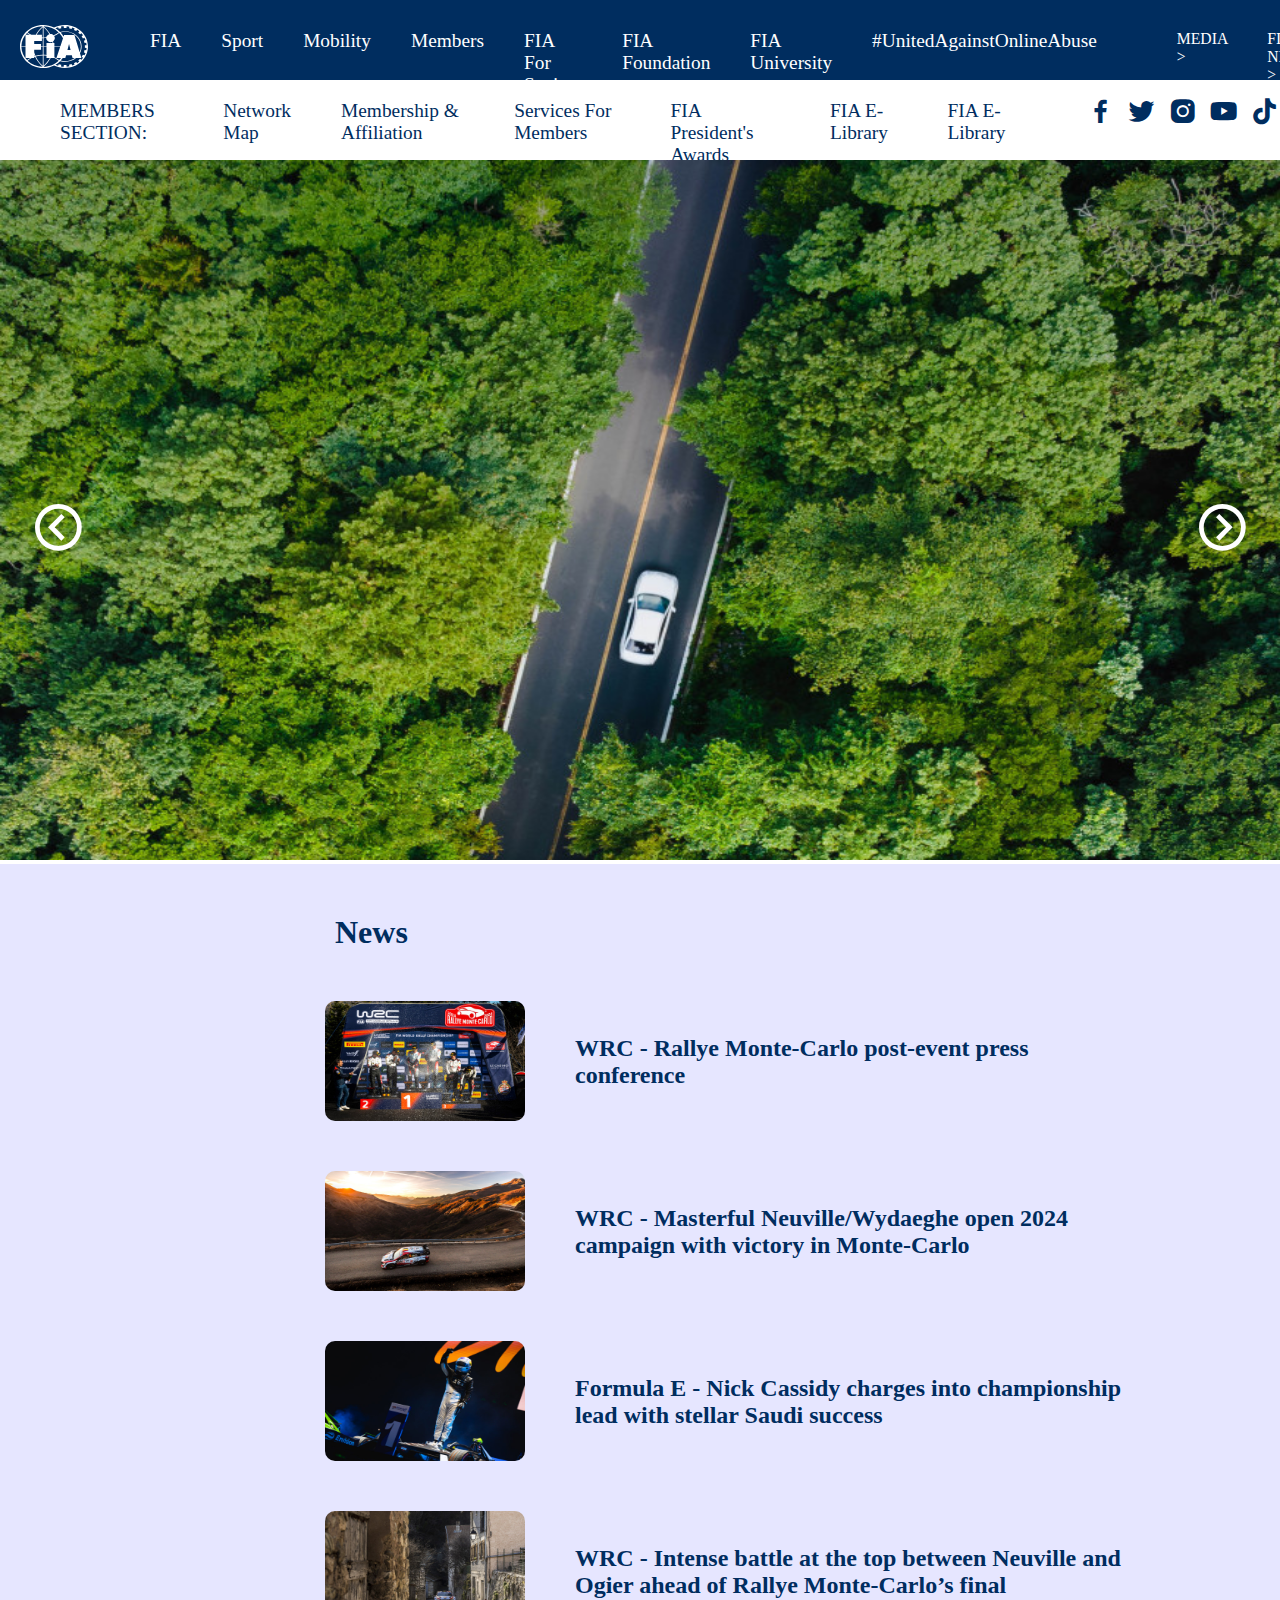
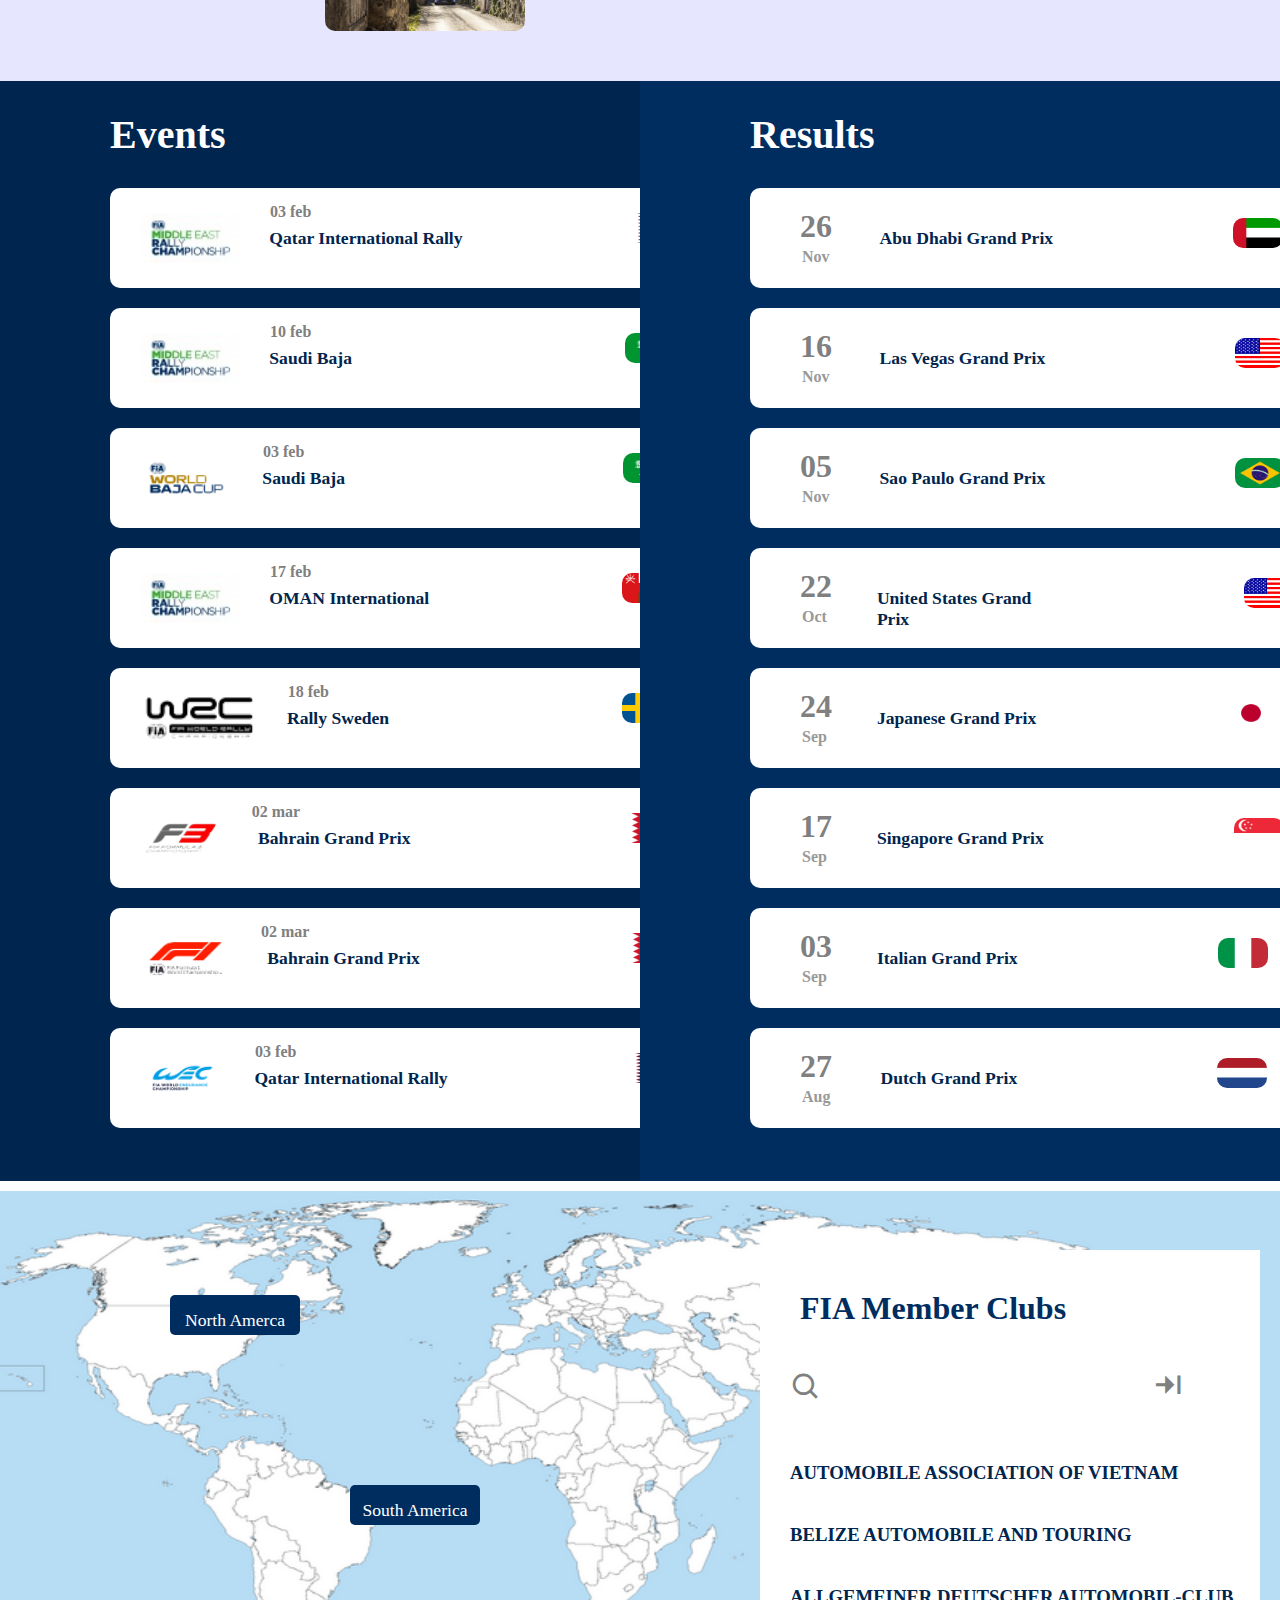
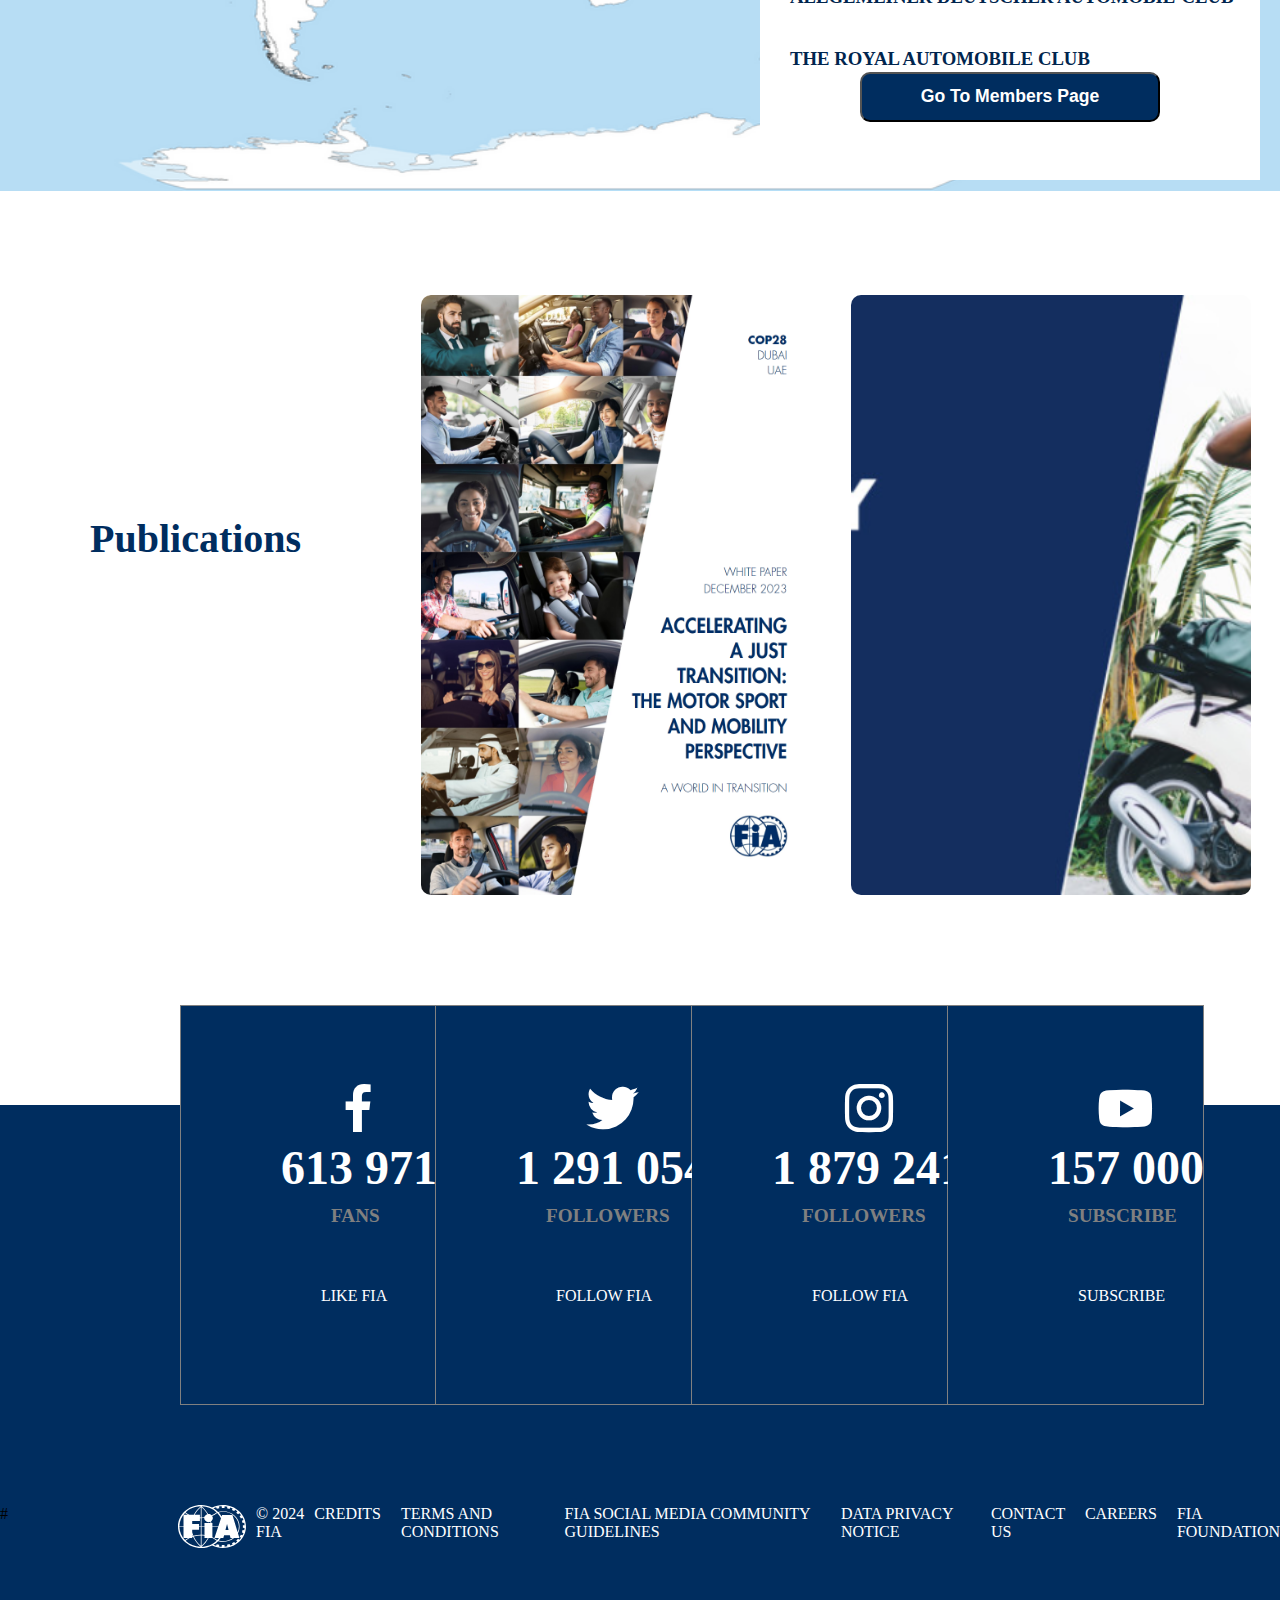
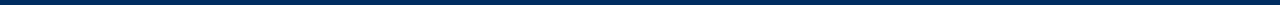
<file: main/index.html>
<!DOCTYPE html>
<html lang="en">

<head>
    <meta charset="UTF-8">
    <meta name="viewport" content="width=device-width, initial-scale=1.0">
    <link rel="stylesheet" href="style.css">
    <link href='https://unpkg.com/boxicons@2.1.4/css/boxicons.min.css' rel='stylesheet'>
    <title>main</title>
</head>
<body>
    <header>
        <!-- left side header -->
        <div class="leftsidenavbar">
            <nav>
                <a href="/main/index.html"><img src="/imgs/fia_logo_white.svg" alt="logo" style="position: absolute; left: 20px; top: 25px;"></a>
                <ul>
                    <li>FIA
                        <div class="dropdown-1">
                            <ul>
                                <li>About FIA :</li>
                                <li><a href="/organisation/organisation.html">Organisation</a></li>
                                <li><a href="/administration/administrarion.html">Administration</a></li>
                                <li><a href="/marketing services/marketing.html">Marketing Services</a></li>
                                <li><a href="/invitation to tender/totender.html">Invitation to tender</a></li>
                                <li><a href="/data privacy notice/notice.html">Data Privacy Notice</a></li>
                                <li><a href="/contact us/contact.html">Contact US</a></li>
                            </ul>
                        </div>
                    </li>
                    <li>Sport</li>
                    <li>Mobility</li>
                    <li>Members</li>
                    <li>FIA For Society</li>
                    <li>FIA Foundation</li>
                    <li>FIA University</li>
                    <li>#UnitedAgainstOnlineAbuse</li>
                </ul>
            </nav>
            <!-- right side header -->
            <div class="rightsidenavbar">
                <nav>
                    <ul>
                        <li>MEDIA > </li>
                        <li>FIA NETWORK > </li>
                        <i class='bx bx-search'></i>
                    </ul>
                </nav>
            </div>
        </header>
        <!-- second nav bar for all -->
        <div class="secondnavbar">
            <header class="secondheader">
                <div class="secondleftsidenavbar">
                    <nav>
                        <ul>
                            <li>MEMBERS SECTION:</li>
                            <li>Network Map</li>
                            <li>Membership & Affiliation</li>
                            <li>Services For Members</li>
                            <li>FIA President's Awards</li>
                            <li>FIA E-Library</li>
                            <li>FIA E-Library</li>
                        </ul>
                    </nav>
                </div>
                <div class="secondrightsidenavbar">
                    <ul>
                        <li><a href="https://www.facebook.com/fia"><i class='bx bxl-facebook'></i></a></li>
                        <li><a href="https://twitter.com/fia"><i class='bx bxl-twitter'></i></a></li>
                        <li><a href="https://www.instagram.com/fia.official/"><i class='bx bxl-instagram-alt'></i></a></li>
                        <li><a href="https://www.youtube.com/FIAOfficialVideo"><i class='bx bxl-youtube'></i></a></li>
                        <li><a href="https://www.tiktok.com/@fia"><i class='bx bxl-tiktok'></i></a></li>
                    </ul>
                </div>
            </header>
            <script src="app.js"></script>
            <!-- first containe -->
            <div class="mainfirstcontainer">
                <img src="/imgs/img-1.jpg" alt="img-1" id="img-1">
            <i class='bx bx-chevron-left-circle' id="leftclick"></i>
            <i class='bx bx-chevron-right-circle' id="rightclick"></i>
        </div>
        <!-- second container -->
        <div class="mainsecondcontainer">
            <!-- leftside -->
            <div class="mainsecondcontainerleft">
                <h2>News</h2>
                <div>
                    <img src="/imgs/img-4.jpg" alt="img-4">
                    <p>WRC - Rallye Monte-Carlo post-event press conference</p>
                </div>
                <div>
                    <img src="/imgs/img-5.jpg" alt="img-5">
                    <p>WRC - Masterful Neuville/Wydaeghe open 2024 campaign with victory in Monte-Carlo</p>
                </div>
                <div>
                    <img src="/imgs/img-6.jpg" alt="img-6">
                    <p>Formula E - Nick Cassidy charges into championship lead with stellar Saudi success</p>
                </div>
                <div>
                    <img src="/imgs/img-7.jpg" alt="img-7">
                    <p>WRC - Intense battle at the top between Neuville and Ogier ahead of Rallye Monte-Carlo’s final
                    </p>
                </div>
            </div>
        </div>
    </div>
    <!-- third container -->
    <div class="mainthirdcontainer">
        <div class="mainthirdcontainerleft">
            <h1>Events</h1>
            <div>
                <img src="/imgs/img-10.jpg" alt="img-10">
                <h5 style="color: gray; font-size: 1em; margin-top: 15px;">03 feb</h5>
                <h3>Qatar International Rally</h3>
                <img src="/imgs/img-16.png" alt="img-16"
                    style="margin-left: 200px; width: 50px; height: 30px; border-radius: 10px;">
            </div>
            <div>
                <img src="/imgs/img-10.jpg" alt="img-10">
                <h5 style="color: gray; font-size: 1em; margin-top: 15px;">10 feb</h5>
                <h3>Saudi Baja</h3>
                <img src="/imgs/img-17.png" alt="img-17"
                    style="margin-left: 315px; width: 50px; height: 30px; border-radius: 10px;">
            </div>
            <div>
                <img src="/imgs/img-11.jpg" alt="img-11">
                <h5 style="color: gray; font-size: 1em; margin-top: 15px;">03 feb</h5>
                <h3>Saudi Baja</h3>
                <img src="/imgs/img-17.png" alt="img-17"
                    style="margin-left: 320px; width: 50px; height: 30px; border-radius: 10px;">
            </div>
            <div>
                <img src="/imgs/img-10.jpg" alt="img-10">
                <h5 style="color: gray; font-size: 1em; margin-top: 15px;">17 feb</h5>
                <h3>OMAN International</h3>
                <img src="/imgs/img-18.png" alt="img-18"
                    style="margin-left: 235px; width: 50px; height: 30px; border-radius: 10px;">
            </div>
            <div>
                <img src="/imgs/img-12.png" alt="img-12">
                <h5 style="color: gray; font-size: 1em; margin-top: 15px;">18 feb</h5>
                <h3>Rally Sweden</h3>
                <img src="/imgs/img-19.png" alt="img-19"
                    style="margin-left: 275px; width: 50px; height: 30px; border-radius: 10px;">
            </div>
            <div>
                <img src="/imgs/img-13.png" alt="img-13">
                <h5 style="color: gray; font-size: 1em; margin-top: 15px;">02 mar</h5>
                <h3>Bahrain Grand Prix</h3>
                <img src="/imgs/img-20.png" alt="img-20"
                    style="margin-left: 250px; width: 50px; height: 30px; border-radius: 10px;">
            </div>
            <div>
                <img src="/imgs/img-14.png" alt="img-14">
                <h5 style="color: gray; font-size: 1em; margin-top: 15px;">02 mar</h5>
                <h3>Bahrain Grand Prix</h3>
                <img src="/imgs/img-20.png" alt="img-20"
                    style="margin-left: 242px; width: 50px; height: 30px; border-radius: 10px;">
            </div>
            <div>
                <img src="/imgs/img-15.png" alt="img-15">
                <h5 style="color: gray; font-size: 1em; margin-top: 15px;">03 feb</h5>
                <h3>Qatar International Rally</h3>
                <img src="/imgs/img-16.png" alt="img-16"
                    style="margin-left: 213px; width: 50px; height: 30px; border-radius: 10px;">
            </div>
        </div>
        <!-- right -->
        <div class="mainthirdcontainerright">
            <h1>Results</h1>
            <div>
                <h2>26</h2>
                <h4>Nov</h4>
                <h3>Abu Dhabi Grand Prix</h3>
                <img src="/imgs/img-21.png" alt="img21"
                    style="margin: 30px 50px; width: 50px; height: 30px; border-radius: 10px;">
            </div>
            <div>
                <h2>16</h2>
                <h4>Nov</h4>
                <h3>Las Vegas Grand Prix</h3>
                <img src="/imgs/img-22.png" alt="img22"
                    style="margin: 30px 60px; width: 50px; height: 30px; border-radius: 10px;">
            </div>
            <div>
                <h2>05</h2>
                <h4>Nov</h4>
                <h3>Sao Paulo Grand Prix</h3>
                <img src="/imgs/img-23.png" alt="img23"
                    style="margin: 30px 60px; width: 50px; height: 30px; border-radius: 10px;">
            </div>
            <div>
                <h2>22</h2>
                <h4>Oct</h4>
                <h3>United States Grand Prix</h3>
                <img src="/imgs/img-22.png" alt="img22"
                    style="margin: 30px 60px; width: 50px; height: 30px; border-radius: 10px;">
            </div>
            <div>
                <h2>24</h2>
                <h4>Sep</h4>
                <h3>Japanese Grand Prix</h3>
                <img src="/imgs/img-24.png" alt="img24"
                    style="margin: 30px 60px; width: 50px; height: 30px; border-radius: 10px;">
            </div>
            <div>
                <h2>17</h2>
                <h4>Sep</h4>
                <h3>Singapore Grand Prix</h3>
                <img src="/imgs/img-25.png" alt="img25"
                    style="margin: 30px 60px; width: 50px; height: 30px; border-radius: 10px;">
            </div>
            <div>
                <h2>03</h2>
                <h4>Sep</h4>
                <h3>Italian Grand Prix</h3>
                <img src="/imgs/img-26.png" alt="img26"
                    style="margin: 30px 70px; width: 50px; height: 30px; border-radius: 10px;">
            </div>
            <div>
                <h2>27</h2>
                <h4>Aug</h4>
                <h3>Dutch Grand Prix</h3>
                <img src="/imgs/img-27.png" alt="img27"
                    style="margin: 30px 70px; width: 50px; height: 30px; border-radius: 10px;">
            </div>
        </div>
    </div>
    <!-- fourth container map -->
    <div class="fourthcontainermap">
        <img src="/imgs/img-28.PNG" alt="img28">
        <div class="mapitem-1">North Amerca</div>
        <div class="mapitem-2">South America</div>
        <div class="mapitem-3">Europe</div>
        <div class="mapitem-4">Asie</div>
        <div class="mapitem-5">Africa</div>
        <div class="mapdiv">
            <h1>FIA Member Clubs</h1>
            <i class='bx bx-search' style="font-size: 2em; margin: 0px 30px; color: gray;"></i>
            <input type="text">
            <i class='bx bxs-arrow-to-right'></i>
            <h3>AUTOMOBILE ASSOCIATION OF VIETNAM</h3>
            <h3>BELIZE AUTOMOBILE AND TOURING </h3>
            <h3>ALLGEMEINER DEUTSCHER AUTOMOBIL-CLUB</h3>
            <h3>THE ROYAL AUTOMOBILE CLUB</h3>
            <button>Go To Members Page</button>
        </div>
        <!-- fifth container -->
        <div class="fifthcontainer">
            <h1>Publications</h1>
            <img src="/imgs/img-29.PNG" alt="img-29">
            <img src="/imgs/img-31.PNG" alt="img-31">
            <img src="/imgs/img-30.PNG" alt="img-30">
        </div>
    </div>
    <!-- footer -->
    <footer>
        <div class="footerfolower">
            <div class="footerdiv-1">
                <i class='bx bxl-facebook'></i>
                <h1>613 971</h1>
                <h3>FANS</h3>
                <p>LIKE FIA</p>
            </div>
            <div class="footerdiv-2">
                <i class='bx bxl-twitter'></i>
                <h1>1 291 054</h1>
                <h3>FOLLOWERS</h3>
                <p>FOLLOW FIA</p>
            </div>
            <div class="footerdiv-3">
                <i class='bx bxl-instagram'></i>
                <h1>1 879 241</h1>
                <h3>FOLLOWERS</h3>
                <p>FOLLOW FIA</p>
            </div>
            <div class="footerdiv-4">
                <i class='bx bxl-youtube'></i>
                <h1>157 000</h1>
                <h3>SUBSCRIBE</h3>
                <p>SUBSCRIBE</p>
            </div>
        </div>
        <div class="footerprivacy">#
            <div class="footerleft">
                <img src="/imgs/fia_logo_white.svg" alt="logo">
                <p>© 2024 FIA</p>
            </div>
            <div class="footerright">
                <ul>
                    <li>CREDITS</li>
                    <li>TERMS AND CONDITIONS</li>
                    <li>FIA SOCIAL MEDIA COMMUNITY GUIDELINES</li>
                    <li>DATA PRIVACY NOTICE</li>
                    <li>CONTACT US</li>
                    <li>CAREERS</li>
                    <li>FIA FOUNDATION</li>
                </ul>
            </div>
        </div>
    </footer>
</body>
</html>
</file>
<file: main/style.css>
* {
  padding: 0;
  margin: 0;
  box-sizing: border-box;
}

header {
  background-color: #002d5f;
  display: flex;
  width: 100%;
  height: 80px;
  position: sticky;
}
header .leftsidenavbar {
  display: flex;
  margin-left: 70px;
}
header .leftsidenavbar ul, header .leftsidenavbar li {
  display: flex;
  list-style: none;
  color: white;
  font-size: 1.1em;
  margin-left: 40px;
  margin-top: 15px;
  cursor: pointer;
}
header .leftsidenavbar ul .dropdown-1, header .leftsidenavbar li .dropdown-1 {
  display: none;
  background-color: #002d5f;
  margin: 25px -150px;
  z-index: 1;
  width: 100%;
  height: 600px;
  position: absolute;
  transition: 2s;
}
header .leftsidenavbar ul .dropdown-1 ul, header .leftsidenavbar ul .dropdown-1 li, header .leftsidenavbar li .dropdown-1 ul, header .leftsidenavbar li .dropdown-1 li {
  list-style: none;
  color: white;
  margin: 40px;
  text-decoration: none;
}
header .leftsidenavbar ul .dropdown-1 ul a, header .leftsidenavbar ul .dropdown-1 li a, header .leftsidenavbar li .dropdown-1 ul a, header .leftsidenavbar li .dropdown-1 li a {
  text-decoration: none;
  color: gray;
}
header .leftsidenavbar ul .dropdown-1 ul a:hover, header .leftsidenavbar ul .dropdown-1 li a:hover, header .leftsidenavbar li .dropdown-1 ul a:hover, header .leftsidenavbar li .dropdown-1 li a:hover {
  color: white;
}
header .leftsidenavbar ul ul, header .leftsidenavbar ul li:hover .dropdown-1, header .leftsidenavbar li ul, header .leftsidenavbar li li:hover .dropdown-1 {
  display: inline;
  z-index: 1;
}
header .leftsidenavbar ul ul ul, header .leftsidenavbar ul ul li, header .leftsidenavbar ul li:hover .dropdown-1 ul, header .leftsidenavbar ul li:hover .dropdown-1 li, header .leftsidenavbar li ul ul, header .leftsidenavbar li ul li, header .leftsidenavbar li li:hover .dropdown-1 ul, header .leftsidenavbar li li:hover .dropdown-1 li {
  margin-left: 45%;
}
header .rightsidenavbar {
  display: flex;
  position: sticky;
}
header .rightsidenavbar ul, header .rightsidenavbar li {
  display: flex;
  list-style: none;
  color: white;
  font-size: 0.99em;
  margin-left: 40px;
  margin-top: 15px;
  cursor: pointer;
}
header .rightsidenavbar ul i, header .rightsidenavbar li i {
  font-size: 1.5em;
  margin: 12px 50px;
  cursor: pointer;
}

.secondnavbar .secondheader {
  display: flex;
  background-color: rgb(255, 255, 255);
  width: 100%;
  height: 80px;
  z-index: -1;
}
.secondnavbar .secondheader .secondleftsidenavbar {
  display: flex;
  margin-left: 60px;
}
.secondnavbar .secondheader .secondleftsidenavbar ul, .secondnavbar .secondheader .secondleftsidenavbar li {
  list-style: none;
  display: flex;
  color: #002d5f;
  font-size: 1.1em;
  margin: 10px 0px;
  padding-right: 50px;
  cursor: pointer;
}
.secondnavbar .secondheader .secondrightsidenavbar {
  display: flex;
  margin-left: -50px;
}
.secondnavbar .secondheader .secondrightsidenavbar a {
  text-decoration: none;
  color: #002d5f;
}
.secondnavbar .secondheader .secondrightsidenavbar a:hover {
  opacity: 50%;
}
.secondnavbar .secondheader .secondrightsidenavbar ul, .secondnavbar .secondheader .secondrightsidenavbar li {
  list-style: none;
  list-style: none;
  display: flex;
  color: #002d5f;
  margin-top: 8px;
  margin-left: 10px;
  font-size: 1.4em;
  cursor: pointer;
}

.mainfirstcontainer img {
  width: 100%;
  height: 700px;
}
.mainfirstcontainer #leftclick {
  font-size: 3.5em;
  position: absolute;
  left: 30px;
  top: 500px;
  z-index: 9999;
  cursor: pointer;
  color: white;
}
.mainfirstcontainer #leftclick:hover {
  opacity: 50%;
}
.mainfirstcontainer #rightclick {
  font-size: 3.5em;
  position: absolute;
  right: 30px;
  top: 500px;
  z-index: 9999;
  cursor: pointer;
  color: white;
}
.mainfirstcontainer #rightclick:hover {
  opacity: 50%;
}

.mainsecondcontainer {
  display: flex;
  background-color: rgb(230, 230, 255);
}
.mainsecondcontainer .mainsecondcontainerleft {
  margin: auto;
}
.mainsecondcontainer .mainsecondcontainerleft h2 {
  margin: 50px 180px;
  font-size: 2em;
  color: #002d5f;
  cursor: auto;
  font-weight: bold;
}
.mainsecondcontainer .mainsecondcontainerleft div {
  border: none;
  width: 800px;
  height: 120px;
  margin-left: 170px;
  margin-bottom: 50px;
}
.mainsecondcontainer .mainsecondcontainerleft div img {
  width: 200px;
  height: 120px;
  border-radius: 10px;
}
.mainsecondcontainer .mainsecondcontainerleft div img:hover {
  transform: scale(1.8);
  cursor: zoom-in;
  margin-left: -50px;
}
.mainsecondcontainer .mainsecondcontainerleft p {
  margin-left: 250px;
  margin-top: -90px;
  font-size: 1.5em;
  color: #002d5f;
  font-weight: 800;
}
.mainsecondcontainer .mainsecondcontainerleft div:hover {
  box-shadow: 2px 2px 2px gray;
  cursor: pointer;
}

.mainthirdcontainer {
  width: 100%;
  height: 1100px;
  border: none;
  display: flex;
}
.mainthirdcontainer .mainthirdcontainerleft {
  width: 50%;
  height: 100%;
  background-color: #00254e;
}
.mainthirdcontainer .mainthirdcontainerleft h1 {
  color: white;
  font-weight: bold;
  margin: 30px 110px;
  font-size: 2.5em;
}
.mainthirdcontainer .mainthirdcontainerleft div {
  margin: 20px 110px;
  width: 600px;
  height: 100px;
  border-radius: 10px;
  background-color: white;
  display: flex;
}
.mainthirdcontainer .mainthirdcontainerleft div img {
  margin: 25px 30px;
}
.mainthirdcontainer .mainthirdcontainerleft div h3 {
  color: #00254e;
  font-size: 1.1em;
  margin: 40px -42px;
}
.mainthirdcontainer .mainthirdcontainerright {
  width: 50%;
  height: 100%;
  background-color: #002d5f;
}
.mainthirdcontainer .mainthirdcontainerright h1 {
  color: white;
  font-weight: bold;
  margin: 30px 110px;
  font-size: 2.5em;
}
.mainthirdcontainer .mainthirdcontainerright h2 {
  color: gray;
  font-size: 2em;
  margin: 20px 50px;
}
.mainthirdcontainer .mainthirdcontainerright h3 {
  color: #00254e;
  font-size: 1.1em;
  margin: 40px 130px;
}
.mainthirdcontainer .mainthirdcontainerright h4 {
  margin: 60px -80px;
  color: gray;
  opacity: 80%;
}
.mainthirdcontainer .mainthirdcontainerright div {
  margin: 20px 110px;
  width: 600px;
  height: 100px;
  border-radius: 10px;
  background-color: white;
  display: flex;
}
.mainthirdcontainer .mainthirdcontainerright div:hover {
  cursor: pointer;
  background-color: rgb(222, 246, 255);
}

.fourthcontainermap {
  width: 100%;
  height: auto;
  margin-top: 10px;
}
.fourthcontainermap img {
  width: 100%;
  height: 600px;
}
.fourthcontainermap .mapitem-1 {
  width: 130px;
  height: 40px;
  background-color: #002d5f;
  color: white;
  text-align: center;
  justify-content: center;
  font-size: 1.1em;
  padding-top: 15px;
  border-radius: 5px;
  position: relative;
  z-index: 9999;
  top: -500px;
  left: 170px;
}
.fourthcontainermap .mapitem-1:hover {
  cursor: pointer;
  background-color: aqua;
  color: black;
  font-weight: bold;
}
.fourthcontainermap .mapitem-2 {
  width: 130px;
  height: 40px;
  background-color: #002d5f;
  color: white;
  text-align: center;
  justify-content: center;
  font-size: 1.1em;
  padding-top: 15px;
  border-radius: 5px;
  position: relative;
  z-index: 9999;
  top: -350px;
  left: 350px;
}
.fourthcontainermap .mapitem-2:hover {
  cursor: pointer;
  background-color: aqua;
  color: black;
  font-weight: bold;
}
.fourthcontainermap .mapitem-3 {
  width: 100px;
  height: 30px;
  background-color: #002d5f;
  color: white;
  text-align: center;
  justify-content: center;
  font-size: 1.1em;
  padding-top: 5px;
  border-radius: 5px;
  position: relative;
  z-index: 9999;
  top: -620px;
  left: 770px;
}
.fourthcontainermap .mapitem-3:hover {
  cursor: pointer;
  background-color: aqua;
  color: black;
  font-weight: bold;
}
.fourthcontainermap .mapitem-4 {
  width: 90px;
  height: 30px;
  background-color: #002d5f;
  color: white;
  text-align: center;
  justify-content: center;
  font-size: 1.1em;
  padding-top: 10px;
  border-radius: 5px;
  position: relative;
  z-index: 9999;
  top: -650px;
  left: 990px;
}
.fourthcontainermap .mapitem-4:hover {
  cursor: pointer;
  background-color: aqua;
  color: black;
  font-weight: bold;
}
.fourthcontainermap .mapitem-5 {
  width: 90px;
  height: 30px;
  background-color: #002d5f;
  color: white;
  text-align: center;
  justify-content: center;
  font-size: 1.1em;
  padding-top: 10px;
  border-radius: 5px;
  position: relative;
  z-index: 9999;
  top: -550px;
  left: 790px;
}
.fourthcontainermap .mapitem-5:hover {
  cursor: pointer;
  background-color: aqua;
  color: black;
  font-weight: bold;
}
.fourthcontainermap .mapdiv {
  width: 500px;
  height: 530px;
  border: solid 2px gray;
  border: none;
  position: absolute;
  z-index: 9999;
  right: 20px;
  top: 2850px;
  background-color: white;
  display: inline;
}
.fourthcontainermap .mapdiv h1 {
  color: #002d5f;
  margin: 40px;
}
.fourthcontainermap .mapdiv input {
  width: 300px;
  height: 50px;
  margin-left: -10px;
  border: none;
}
.fourthcontainermap .mapdiv i {
  font-size: 2.3em;
  color: gray;
}
.fourthcontainermap .mapdiv i:hover {
  color: #002d5f;
  cursor: pointer;
}
.fourthcontainermap .mapdiv h3 {
  color: #00254e;
  margin-top: 40px;
  margin-left: 30px;
}
.fourthcontainermap .mapdiv button {
  width: 300px;
  height: 50px;
  border-radius: 10px;
  background-color: #002d5f;
  color: white;
  font-size: 1.1em;
  font-weight: bold;
  margin: 2px 100px;
  cursor: pointer;
}

.fifthcontainer {
  width: 100%;
  height: 900px;
  margin-top: -200px;
  background-color: white;
  display: flex;
}
.fifthcontainer h1 {
  color: #002d5f;
  margin: 350px 90px;
  font-size: 2.5em;
}
.fifthcontainer img {
  width: 400px;
  border-radius: 10px;
  margin-top: 130px;
  margin-left: 30px;
  border: none;
}
.fifthcontainer img:hover {
  margin-top: 50px;
  cursor: pointer;
  border-top: none;
  border-right: none;
  border-left: none;
  border-bottom: aquamarine solid 5px;
}

footer {
  width: 100%;
  height: 500px;
  background-color: #002d5f;
  margin-top: 40px;
}
footer .footerfolower {
  width: 80%;
  height: 400px;
  border: none;
  position: relative;
  top: -100px;
  left: 180px;
  display: flex;
}
footer .footerfolower .footerdiv-1 {
  width: 25%;
  height: 100%;
  border: solid 1px gray;
  z-index: 9999;
  background-color: #002d5f;
}
footer .footerfolower .footerdiv-1 i {
  font-size: 4em;
  color: white;
  margin: 70px 145px;
}
footer .footerfolower .footerdiv-1 h1 {
  color: white;
  font-size: 3em;
  position: relative;
  left: 100px;
  top: -70px;
}
footer .footerfolower .footerdiv-1 h3 {
  color: gray;
  position: relative;
  left: 150px;
  top: -60px;
  font-size: 1.2em;
}
footer .footerfolower .footerdiv-1 p {
  position: relative;
  left: 140px;
  color: white;
}
footer .footerfolower .footerdiv-1:hover {
  background-color: #00438f;
  cursor: pointer;
}
footer .footerdiv-2 {
  width: 25%;
  height: 100%;
  border: solid 1px gray;
  border-left: none;
  z-index: 9999;
  background-color: #002d5f;
}
footer .footerdiv-2 i {
  font-size: 4em;
  color: white;
  margin: 70px 145px;
}
footer .footerdiv-2 h1 {
  color: white;
  font-size: 3em;
  position: relative;
  left: 80px;
  top: -70px;
}
footer .footerdiv-2 h3 {
  color: gray;
  position: relative;
  left: 110px;
  top: -60px;
  font-size: 1.2em;
}
footer .footerdiv-2 p {
  position: relative;
  left: 120px;
  color: white;
}
footer .footerdiv-2:hover {
  background-color: #00438f;
  cursor: pointer;
}
footer .footerdiv-3 {
  width: 25%;
  height: 100%;
  border: solid 1px gray;
  border-left: none;
  z-index: 9999;
  background-color: #002d5f;
}
footer .footerdiv-3 i {
  font-size: 4em;
  color: white;
  margin: 70px 145px;
}
footer .footerdiv-3 h1 {
  color: white;
  font-size: 3em;
  position: relative;
  left: 80px;
  top: -70px;
}
footer .footerdiv-3 h3 {
  color: gray;
  position: relative;
  left: 110px;
  top: -60px;
  font-size: 1.2em;
}
footer .footerdiv-3 p {
  position: relative;
  left: 120px;
  color: white;
}
footer .footerdiv-3:hover {
  background-color: #00438f;
  cursor: pointer;
}
footer .footerdiv-4 {
  width: 25%;
  height: 100%;
  border: solid 1px gray;
  border-left: none;
  z-index: 9999;
  background-color: #002d5f;
}
footer .footerdiv-4 i {
  font-size: 4em;
  color: white;
  margin: 70px 145px;
}
footer .footerdiv-4 h1 {
  color: white;
  font-size: 3em;
  position: relative;
  left: 100px;
  top: -70px;
}
footer .footerdiv-4 h3 {
  color: gray;
  position: relative;
  left: 120px;
  top: -60px;
  font-size: 1.2em;
}
footer .footerdiv-4 p {
  position: relative;
  left: 130px;
  color: white;
}
footer .footerdiv-4:hover {
  background-color: #00438f;
  cursor: pointer;
}

.footerprivacy {
  display: flex;
}
.footerprivacy .footerleft {
  display: flex;
  margin-left: 170px;
}
.footerprivacy .footerleft p {
  color: white;
  margin-left: 10px;
}
.footerprivacy .footerright {
  display: flex;
  margin-left: -30px;
}
.footerprivacy .footerright ul, .footerprivacy .footerright li {
  display: flex;
  list-style: none;
  color: white;
  margin-left: 20px;
}
.footerprivacy .footerright ul, .footerprivacy .footerright li:hover {
  color: #aad2ff;
  cursor: pointer;
}/*# sourceMappingURL=style.css.map */
</file>
